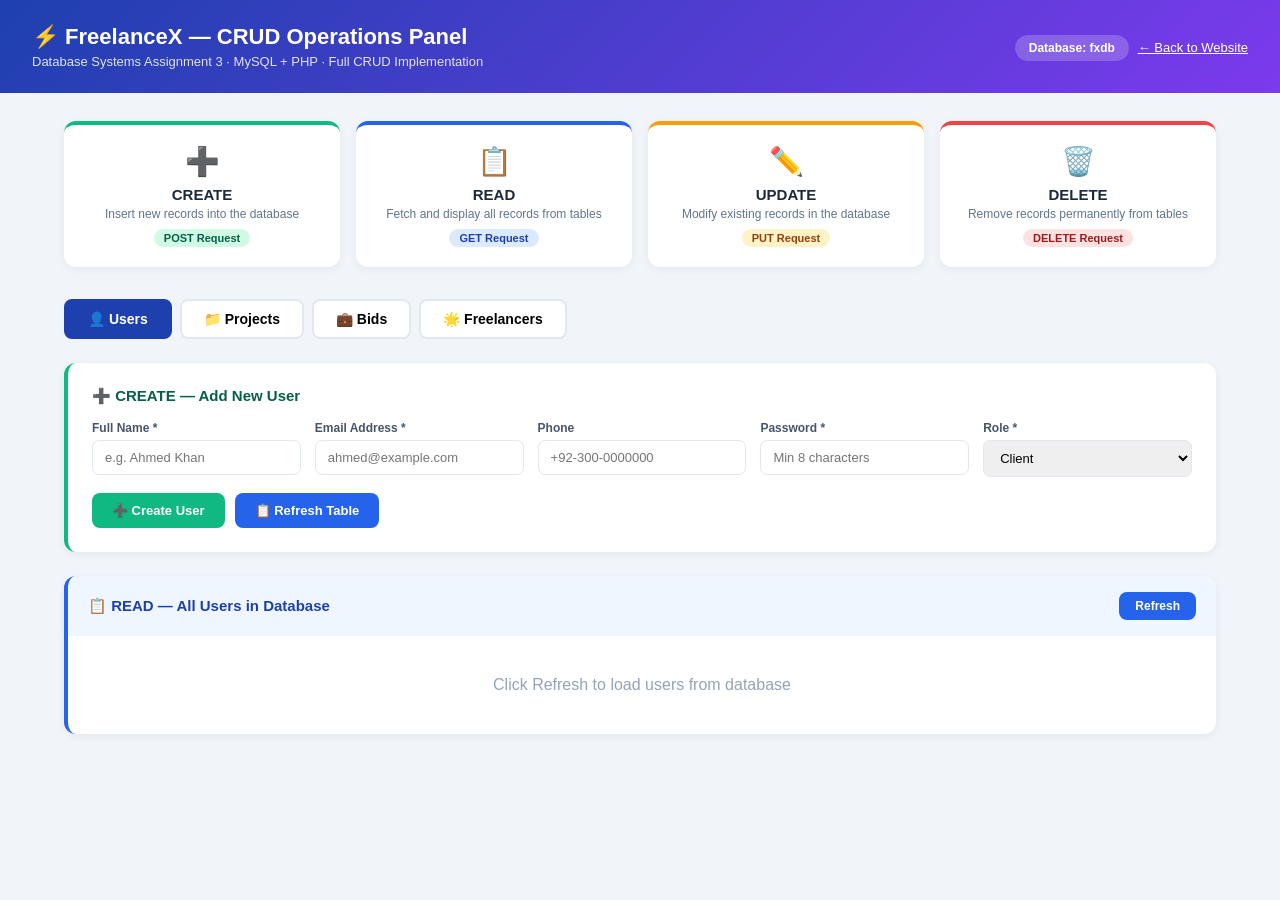
<file: Freelance-X/crud_admin.html>
<!DOCTYPE html>
<html lang="en">
<head>
<meta charset="UTF-8">
<meta name="viewport" content="width=device-width, initial-scale=1.0">
<title>FreelanceX — CRUD Operations Panel</title>
<style>
*{box-sizing:border-box;margin:0;padding:0}
body{font-family:'Segoe UI',Arial,sans-serif;background:#f1f5f9;color:#1e293b}
.header{background:linear-gradient(135deg,#1e40af,#7c3aed);color:#fff;padding:24px 32px;display:flex;align-items:center;justify-content:space-between}
.header h1{font-size:22px;font-weight:700}
.header p{font-size:13px;opacity:.85;margin-top:4px}
.badge{background:rgba(255,255,255,.2);padding:6px 14px;border-radius:20px;font-size:12px;font-weight:600}
.container{max-width:1200px;margin:0 auto;padding:28px 24px}

/* CRUD Indicator Cards */
.crud-cards{display:grid;grid-template-columns:repeat(4,1fr);gap:16px;margin-bottom:32px}
.crud-card{background:#fff;border-radius:12px;padding:20px;text-align:center;border-top:4px solid #ddd;box-shadow:0 2px 8px rgba(0,0,0,.06)}
.crud-card.create{border-color:#10B981}
.crud-card.read{border-color:#2563EB}
.crud-card.update{border-color:#F59E0B}
.crud-card.delete{border-color:#EF4444}
.crud-card .icon{font-size:28px;margin-bottom:8px}
.crud-card h3{font-size:15px;font-weight:700;margin-bottom:4px}
.crud-card p{font-size:12px;color:#64748b}
.crud-card .op{display:inline-block;padding:3px 10px;border-radius:20px;font-size:11px;font-weight:700;margin-top:8px}
.create .op{background:#d1fae5;color:#065f46}
.read .op{background:#dbeafe;color:#1e40af}
.update .op{background:#fef3c7;color:#92400e}
.delete .op{background:#fee2e2;color:#991b1b}

/* Tabs */
.tabs{display:flex;gap:8px;margin-bottom:24px;flex-wrap:wrap}
.tab{padding:10px 22px;border-radius:8px;font-weight:600;font-size:14px;cursor:pointer;border:2px solid #e2e8f0;background:#fff;transition:all .2s}
.tab.active{background:#1e40af;color:#fff;border-color:#1e40af}
.tab-panel{display:none}.tab-panel.active{display:block}

/* Section headers */
.section-header{display:flex;align-items:center;justify-content:space-between;margin-bottom:16px;flex-wrap:wrap;gap:10px}
.section-header h2{font-size:18px;font-weight:700}
.section-header .ops{display:flex;gap:8px;align-items:center}

/* Form */
.form-card{background:#fff;border-radius:12px;padding:24px;margin-bottom:24px;box-shadow:0 2px 8px rgba(0,0,0,.06);border-left:4px solid #10B981}
.form-card h3{font-size:15px;font-weight:700;color:#065f46;margin-bottom:16px;display:flex;align-items:center;gap:8px}
.form-grid{display:grid;grid-template-columns:repeat(auto-fit,minmax(200px,1fr));gap:14px}
.form-group{display:flex;flex-direction:column;gap:5px}
.form-group label{font-size:12px;font-weight:600;color:#475569}
.form-group input,.form-group select,.form-group textarea{border:1.5px solid #e2e8f0;border-radius:7px;padding:9px 12px;font-size:13px;outline:none;transition:border-color .2s;font-family:inherit}
.form-group input:focus,.form-group select:focus,.form-group textarea:focus{border-color:#2563EB;box-shadow:0 0 0 3px rgba(37,99,235,.1)}
.form-actions{margin-top:16px;display:flex;gap:10px;flex-wrap:wrap}
.btn{padding:10px 20px;border-radius:8px;font-weight:600;font-size:13px;cursor:pointer;border:none;transition:all .2s;display:inline-flex;align-items:center;gap:6px}
.btn-create{background:#10B981;color:#fff}.btn-create:hover{background:#059669}
.btn-read{background:#2563EB;color:#fff}.btn-read:hover{background:#1d4ed8}
.btn-update{background:#F59E0B;color:#fff}.btn-update:hover{background:#d97706}
.btn-delete{background:#EF4444;color:#fff}.btn-delete:hover{background:#dc2626}
.btn-outline{background:#fff;border:1.5px solid #e2e8f0;color:#475569}.btn-outline:hover{border-color:#2563EB;color:#2563EB}

/* Table */
.table-card{background:#fff;border-radius:12px;box-shadow:0 2px 8px rgba(0,0,0,.06);overflow:hidden;border-left:4px solid #2563EB;margin-bottom:24px}
.table-card .table-header{padding:16px 20px;font-size:15px;font-weight:700;color:#1e40af;background:#eff6ff;display:flex;align-items:center;justify-content:space-between}
table{width:100%;border-collapse:collapse;font-size:13px}
thead tr{background:#f8fafc}
th{padding:11px 14px;text-align:left;font-weight:600;color:#475569;font-size:12px;text-transform:uppercase;letter-spacing:.5px;border-bottom:1px solid #e2e8f0}
td{padding:12px 14px;border-bottom:1px solid #f1f5f9;color:#374151}
tr:hover td{background:#f8fafc}
.badge-role,.badge-status{display:inline-block;padding:3px 10px;border-radius:20px;font-size:11px;font-weight:600}
.badge-client{background:#dbeafe;color:#1e40af}
.badge-freelancer{background:#f3e8ff;color:#7c3aed}
.badge-open{background:#d1fae5;color:#065f46}
.badge-pending{background:#fef3c7;color:#92400e}
.badge-accepted{background:#d1fae5;color:#065f46}
.badge-rejected{background:#fee2e2;color:#991b1b}
.action-btns{display:flex;gap:6px}
.btn-sm{padding:5px 12px;font-size:12px;border-radius:6px;cursor:pointer;border:none;font-weight:600;transition:all .2s}
.btn-sm-edit{background:#fef3c7;color:#92400e}.btn-sm-edit:hover{background:#F59E0B;color:#fff}
.btn-sm-del{background:#fee2e2;color:#991b1b}.btn-sm-del:hover{background:#EF4444;color:#fff}

/* Edit Modal */
.modal-overlay{display:none;position:fixed;inset:0;background:rgba(0,0,0,.5);z-index:1000;align-items:center;justify-content:center}
.modal-overlay.open{display:flex}
.modal{background:#fff;border-radius:16px;padding:28px;width:90%;max-width:520px;max-height:90vh;overflow-y:auto}
.modal h3{font-size:17px;font-weight:700;margin-bottom:20px;color:#1e293b;border-bottom:1px solid #e2e8f0;padding-bottom:12px}
.modal .form-group{margin-bottom:14px}
.modal-actions{display:flex;gap:10px;margin-top:20px}

/* Toast */
.toast{position:fixed;bottom:24px;right:24px;padding:14px 22px;border-radius:10px;font-weight:600;font-size:14px;z-index:9999;transform:translateY(100px);opacity:0;transition:all .3s;max-width:360px}
.toast.show{transform:translateY(0);opacity:1}
.toast.success{background:#10B981;color:#fff}
.toast.error{background:#EF4444;color:#fff}
.toast.info{background:#2563EB;color:#fff}

.result-box{background:#1e293b;color:#a3e635;padding:14px;border-radius:8px;font-family:monospace;font-size:12px;margin-top:12px;white-space:pre-wrap;display:none;max-height:200px;overflow-y:auto}
.empty-state{padding:40px;text-align:center;color:#94a3b8}
</style>
</head>
<body>

<div class="header">
  <div>
    <h1>⚡ FreelanceX — CRUD Operations Panel</h1>
    <p>Database Systems Assignment 3 · MySQL + PHP · Full CRUD Implementation</p>
  </div>
  <div>
    <span class="badge">Database: fxdb</span>&nbsp;
    <a href="http://localhost/freelancex/" style="color:#fff;font-size:13px;text-decoration:underline">← Back to Website</a>
  </div>
</div>

<div class="container">

  <!-- CRUD Summary Cards -->
  <div class="crud-cards">
    <div class="crud-card create">
      <div class="icon">➕</div>
      <h3>CREATE</h3>
      <p>Insert new records into the database</p>
      <span class="op">POST Request</span>
    </div>
    <div class="crud-card read">
      <div class="icon">📋</div>
      <h3>READ</h3>
      <p>Fetch and display all records from tables</p>
      <span class="op">GET Request</span>
    </div>
    <div class="crud-card update">
      <div class="icon">✏️</div>
      <h3>UPDATE</h3>
      <p>Modify existing records in the database</p>
      <span class="op">PUT Request</span>
    </div>
    <div class="crud-card delete">
      <div class="icon">🗑️</div>
      <h3>DELETE</h3>
      <p>Remove records permanently from tables</p>
      <span class="op">DELETE Request</span>
    </div>
  </div>

  <!-- Tabs -->
  <div class="tabs">
    <button class="tab active" onclick="switchTab('users')">👤 Users</button>
    <button class="tab" onclick="switchTab('projects')">📁 Projects</button>
    <button class="tab" onclick="switchTab('bids')">💼 Bids</button>
    <button class="tab" onclick="switchTab('freelancers')">🌟 Freelancers</button>
  </div>

  <!-- ==================== USERS TAB ==================== -->
  <div id="tab-users" class="tab-panel active">

    <!-- CREATE -->
    <div class="form-card">
      <h3>➕ CREATE — Add New User</h3>
      <div class="form-grid">
        <div class="form-group">
          <label>Full Name *</label>
          <input type="text" id="u_name" placeholder="e.g. Ahmed Khan">
        </div>
        <div class="form-group">
          <label>Email Address *</label>
          <input type="email" id="u_email" placeholder="ahmed@example.com">
        </div>
        <div class="form-group">
          <label>Phone</label>
          <input type="text" id="u_phone" placeholder="+92-300-0000000">
        </div>
        <div class="form-group">
          <label>Password *</label>
          <input type="password" id="u_pass" placeholder="Min 8 characters">
        </div>
        <div class="form-group">
          <label>Role *</label>
          <select id="u_role">
            <option value="client">Client</option>
            <option value="freelancer">Freelancer</option>
          </select>
        </div>
      </div>
      <div class="form-actions">
        <button class="btn btn-create" onclick="createUser()">➕ Create User</button>
        <button class="btn btn-read" onclick="readUsers()">📋 Refresh Table</button>
      </div>
      <div class="result-box" id="u_result"></div>
    </div>

    <!-- READ -->
    <div class="table-card">
      <div class="table-header">
        <span>📋 READ — All Users in Database</span>
        <button class="btn btn-read" style="padding:7px 16px;font-size:12px" onclick="readUsers()">Refresh</button>
      </div>
      <div id="usersTable"><div class="empty-state">Click Refresh to load users from database</div></div>
    </div>
  </div>

  <!-- ==================== PROJECTS TAB ==================== -->
  <div id="tab-projects" class="tab-panel">

    <!-- CREATE -->
    <div class="form-card">
      <h3>➕ CREATE — Post New Project</h3>
      <div class="form-grid">
        <div class="form-group">
          <label>Project Title *</label>
          <input type="text" id="p_title" placeholder="e.g. Build a website">
        </div>
        <div class="form-group">
          <label>Category</label>
          <select id="p_cat">
            <option>Web Development</option>
            <option>Mobile Development</option>
            <option>Logo Design</option>
            <option>Content Writing</option>
            <option>Digital Marketing / SEO</option>
            <option>Video Editing</option>
            <option>AI & Data Science</option>
          </select>
        </div>
        <div class="form-group">
          <label>Client User ID *</label>
          <input type="number" id="p_client" placeholder="e.g. 1">
        </div>
        <div class="form-group">
          <label>Budget Min ($)</label>
          <input type="number" id="p_bmin" placeholder="e.g. 200">
        </div>
        <div class="form-group">
          <label>Budget Max ($)</label>
          <input type="number" id="p_bmax" placeholder="e.g. 800">
        </div>
        <div class="form-group">
          <label>Deadline</label>
          <input type="date" id="p_deadline">
        </div>
        <div class="form-group" style="grid-column:1/-1">
          <label>Description *</label>
          <textarea id="p_desc" rows="3" placeholder="Describe the project requirements..."></textarea>
        </div>
      </div>
      <div class="form-actions">
        <button class="btn btn-create" onclick="createProject()">➕ Create Project</button>
        <button class="btn btn-read" onclick="readProjects()">📋 Refresh Table</button>
      </div>
      <div class="result-box" id="p_result"></div>
    </div>

    <!-- READ -->
    <div class="table-card">
      <div class="table-header">
        <span>📋 READ — All Projects in Database</span>
        <button class="btn btn-read" style="padding:7px 16px;font-size:12px" onclick="readProjects()">Refresh</button>
      </div>
      <div id="projectsTable"><div class="empty-state">Click Refresh to load projects</div></div>
    </div>
  </div>

  <!-- ==================== BIDS TAB ==================== -->
  <div id="tab-bids" class="tab-panel">

    <!-- CREATE -->
    <div class="form-card">
      <h3>➕ CREATE — Submit New Bid</h3>
      <div class="form-grid">
        <div class="form-group">
          <label>Freelancer User ID *</label>
          <input type="number" id="b_flid" placeholder="e.g. 3">
        </div>
        <div class="form-group">
          <label>Project ID *</label>
          <input type="number" id="b_projid" placeholder="e.g. 1">
        </div>
        <div class="form-group">
          <label>Proposed Amount ($) *</label>
          <input type="number" id="b_amt" placeholder="e.g. 500">
        </div>
        <div class="form-group">
          <label>Estimated Days</label>
          <input type="number" id="b_days" placeholder="e.g. 14">
        </div>
        <div class="form-group" style="grid-column:1/-1">
          <label>Cover Letter</label>
          <textarea id="b_letter" rows="3" placeholder="Why are you the best fit for this project?"></textarea>
        </div>
      </div>
      <div class="form-actions">
        <button class="btn btn-create" onclick="createBid()">➕ Submit Bid</button>
        <button class="btn btn-read" onclick="readBids()">📋 Refresh Table</button>
      </div>
      <div class="result-box" id="b_result"></div>
    </div>

    <!-- READ -->
    <div class="table-card">
      <div class="table-header">
        <span>📋 READ — All Bids in Database</span>
        <button class="btn btn-read" style="padding:7px 16px;font-size:12px" onclick="readBids()">Refresh</button>
      </div>
      <div id="bidsTable"><div class="empty-state">Click Refresh to load bids</div></div>
    </div>
  </div>

  <!-- ==================== FREELANCERS TAB ==================== -->
  <div id="tab-freelancers" class="tab-panel">
    <div class="table-card">
      <div class="table-header">
        <span>📋 READ — All Freelancers in Database</span>
        <button class="btn btn-read" style="padding:7px 16px;font-size:12px" onclick="readFreelancers()">Refresh</button>
      </div>
      <div id="freelancersTable"><div class="empty-state">Click Refresh to load freelancers</div></div>
    </div>
  </div>

</div><!-- /container -->

<!-- ==================== EDIT MODALS ==================== -->
<!-- Edit User Modal -->
<div class="modal-overlay" id="editUserModal">
  <div class="modal">
    <h3>✏️ UPDATE — Edit User</h3>
    <input type="hidden" id="edit_uid">
    <div class="form-group"><label>Full Name</label><input type="text" id="edit_uname"></div>
    <div class="form-group"><label>Email</label><input type="email" id="edit_uemail"></div>
    <div class="form-group"><label>Phone</label><input type="text" id="edit_uphone"></div>
    <div class="form-group"><label>New Password (leave blank to keep)</label><input type="password" id="edit_upass"></div>
    <div class="result-box" id="edit_u_result"></div>
    <div class="modal-actions">
      <button class="btn btn-update" onclick="updateUser()">✏️ Save Changes</button>
      <button class="btn btn-outline" onclick="closeModal('editUserModal')">Cancel</button>
    </div>
  </div>
</div>

<!-- Edit Project Modal -->
<div class="modal-overlay" id="editProjectModal">
  <div class="modal">
    <h3>✏️ UPDATE — Edit Project</h3>
    <input type="hidden" id="edit_pid">
    <div class="form-group"><label>Title</label><input type="text" id="edit_ptitle"></div>
    <div class="form-group"><label>Category</label><input type="text" id="edit_pcat"></div>
    <div class="form-group"><label>Budget Min ($)</label><input type="number" id="edit_pbmin"></div>
    <div class="form-group"><label>Budget Max ($)</label><input type="number" id="edit_pbmax"></div>
    <div class="form-group"><label>Deadline</label><input type="date" id="edit_pdeadline"></div>
    <div class="form-group">
      <label>Status</label>
      <select id="edit_pstatus">
        <option value="open">Open</option>
        <option value="in_progress">In Progress</option>
        <option value="completed">Completed</option>
        <option value="cancelled">Cancelled</option>
      </select>
    </div>
    <div class="form-group"><label>Description</label><textarea id="edit_pdesc" rows="3"></textarea></div>
    <div class="result-box" id="edit_p_result"></div>
    <div class="modal-actions">
      <button class="btn btn-update" onclick="updateProject()">✏️ Save Changes</button>
      <button class="btn btn-outline" onclick="closeModal('editProjectModal')">Cancel</button>
    </div>
  </div>
</div>

<!-- Edit Bid Modal -->
<div class="modal-overlay" id="editBidModal">
  <div class="modal">
    <h3>✏️ UPDATE — Edit Bid Status</h3>
    <input type="hidden" id="edit_bid">
    <div class="form-group"><label>Proposed Amount ($)</label><input type="number" id="edit_bamt"></div>
    <div class="form-group"><label>Estimated Days</label><input type="number" id="edit_bdays"></div>
    <div class="form-group">
      <label>Status</label>
      <select id="edit_bstatus">
        <option value="pending">Pending</option>
        <option value="accepted">Accepted</option>
        <option value="rejected">Rejected</option>
      </select>
    </div>
    <div class="result-box" id="edit_b_result"></div>
    <div class="modal-actions">
      <button class="btn btn-update" onclick="updateBid()">✏️ Save Changes</button>
      <button class="btn btn-outline" onclick="closeModal('editBidModal')">Cancel</button>
    </div>
  </div>
</div>

<!-- Toast -->
<div class="toast" id="toast"></div>

<script>
const API = 'http://localhost/freelancex/api/crud.php';

// ===================== TAB SWITCHING =====================
function switchTab(name) {
  document.querySelectorAll('.tab').forEach(t=>t.classList.remove('active'));
  document.querySelectorAll('.tab-panel').forEach(p=>p.classList.remove('active'));
  event.target.classList.add('active');
  document.getElementById('tab-'+name).classList.add('active');
  // Auto-load table
  if(name==='users')       readUsers();
  if(name==='projects')    readProjects();
  if(name==='bids')        readBids();
  if(name==='freelancers') readFreelancers();
}

// ===================== TOAST =====================
function toast(msg, type='info') {
  const t = document.getElementById('toast');
  t.textContent = msg; t.className = 'toast '+type;
  t.classList.add('show');
  setTimeout(()=>t.classList.remove('show'), 3500);
}

function showResult(id, data) {
  const el = document.getElementById(id);
  el.style.display = 'block';
  el.textContent = JSON.stringify(data, null, 2);
}

// ===================== MODAL =====================
function openModal(id)  { document.getElementById(id).classList.add('open'); }
function closeModal(id) { document.getElementById(id).classList.remove('open'); }
document.querySelectorAll('.modal-overlay').forEach(m=>{
  m.addEventListener('click', e=>{ if(e.target===m) m.classList.remove('open'); });
});

// ==========================================================
// CREATE OPERATIONS
// ==========================================================
async function createUser() {
  const body = {
    full_name: document.getElementById('u_name').value.trim(),
    email:     document.getElementById('u_email').value.trim(),
    phone:     document.getElementById('u_phone').value.trim(),
    password:  document.getElementById('u_pass').value,
    role:      document.getElementById('u_role').value,
  };
  if(!body.full_name||!body.email||!body.password){toast('Full name, email and password are required','error');return;}
  const res  = await fetch(`${API}?table=users`,{method:'POST',headers:{'Content-Type':'application/json'},body:JSON.stringify(body)});
  const data = await res.json();
  showResult('u_result', data);
  if(data.success){ toast(`User created! ID: ${data.user_id}`,'success'); readUsers(); }
  else toast('Error: '+data.error,'error');
}

async function createProject() {
  const body = {
    client_id:   parseInt(document.getElementById('p_client').value),
    title:       document.getElementById('p_title').value.trim(),
    description: document.getElementById('p_desc').value.trim(),
    category:    document.getElementById('p_cat').value,
    budget_min:  parseFloat(document.getElementById('p_bmin').value)||0,
    budget_max:  parseFloat(document.getElementById('p_bmax').value)||0,
    deadline:    document.getElementById('p_deadline').value,
    scope:       'medium', experience: 'intermediate',
  };
  if(!body.title||!body.description||!body.client_id){toast('Title, description and client ID required','error');return;}
  const res  = await fetch(`${API}?table=projects`,{method:'POST',headers:{'Content-Type':'application/json'},body:JSON.stringify(body)});
  const data = await res.json();
  showResult('p_result', data);
  if(data.success){ toast(`Project created! ID: ${data.project_id}`,'success'); readProjects(); }
  else toast('Error: '+data.error,'error');
}

async function createBid() {
  const body = {
    freelancer_id:   parseInt(document.getElementById('b_flid').value),
    project_id:      parseInt(document.getElementById('b_projid').value),
    proposed_amount: parseFloat(document.getElementById('b_amt').value)||0,
    estimated_days:  parseInt(document.getElementById('b_days').value)||0,
    cover_letter:    document.getElementById('b_letter').value.trim(),
  };
  if(!body.freelancer_id||!body.project_id){toast('Freelancer ID and Project ID required','error');return;}
  const res  = await fetch(`${API}?table=bids`,{method:'POST',headers:{'Content-Type':'application/json'},body:JSON.stringify(body)});
  const data = await res.json();
  showResult('b_result', data);
  if(data.success){ toast(`Bid submitted! ID: ${data.bid_id}`,'success'); readBids(); }
  else toast('Error: '+data.error,'error');
}

// ==========================================================
// READ OPERATIONS
// ==========================================================
async function readUsers() {
  const res  = await fetch(`${API}?table=users`);
  const data = await res.json();
  if(!data.length){ document.getElementById('usersTable').innerHTML='<div class="empty-state">No users found in database. Create one above!</div>'; return; }
  document.getElementById('usersTable').innerHTML = `
    <table>
      <thead><tr><th>ID</th><th>Full Name</th><th>Email</th><th>Phone</th><th>Role</th><th>Registered</th><th>Actions</th></tr></thead>
      <tbody>
        ${data.map(u=>`<tr>
          <td><strong>#${u.user_id}</strong></td>
          <td>${u.full_name}</td>
          <td>${u.email}</td>
          <td>${u.phone||'—'}</td>
          <td><span class="badge-role badge-${u.role}">${u.role}</span></td>
          <td>${u.created_at?.split('T')[0]||u.created_at||'—'}</td>
          <td><div class="action-btns">
            <button class="btn-sm btn-sm-edit" onclick="openEditUser(${u.user_id},'${u.full_name}','${u.email}','${u.phone||''}')">✏️ Edit</button>
            <button class="btn-sm btn-sm-del" onclick="deleteRecord('users',${u.user_id},'${u.full_name}')">🗑️ Delete</button>
          </div></td>
        </tr>`).join('')}
      </tbody>
    </table>`;
  toast(`Loaded ${data.length} users`,'info');
}

async function readProjects() {
  const res  = await fetch(`${API}?table=projects`);
  const data = await res.json();
  if(!data.length){ document.getElementById('projectsTable').innerHTML='<div class="empty-state">No projects found. Create one above!</div>'; return; }
  document.getElementById('projectsTable').innerHTML = `
    <table>
      <thead><tr><th>ID</th><th>Title</th><th>Category</th><th>Client</th><th>Budget</th><th>Deadline</th><th>Status</th><th>Actions</th></tr></thead>
      <tbody>
        ${data.map(p=>`<tr>
          <td><strong>#${p.project_id}</strong></td>
          <td>${p.title}</td>
          <td>${p.category||'—'}</td>
          <td>${p.client_name||'#'+p.client_id}</td>
          <td>$${p.budget_min||0}–$${p.budget_max||0}</td>
          <td>${p.deadline||'Flexible'}</td>
          <td><span class="badge-status badge-${p.status}">${p.status}</span></td>
          <td><div class="action-btns">
            <button class="btn-sm btn-sm-edit" onclick="openEditProject(${p.project_id},'${p.title}','${p.category||''}',${p.budget_min||0},${p.budget_max||0},'${p.deadline||''}','${p.status}','${(p.description||'').replace(/'/g,'')}')">✏️ Edit</button>
            <button class="btn-sm btn-sm-del" onclick="deleteRecord('projects',${p.project_id},'${p.title}')">🗑️ Delete</button>
          </div></td>
        </tr>`).join('')}
      </tbody>
    </table>`;
  toast(`Loaded ${data.length} projects`,'info');
}

async function readBids() {
  const res  = await fetch(`${API}?table=bids`);
  const data = await res.json();
  if(!data.length){ document.getElementById('bidsTable').innerHTML='<div class="empty-state">No bids found. Submit one above!</div>'; return; }
  document.getElementById('bidsTable').innerHTML = `
    <table>
      <thead><tr><th>ID</th><th>Freelancer</th><th>Project</th><th>Amount</th><th>Days</th><th>Status</th><th>Submitted</th><th>Actions</th></tr></thead>
      <tbody>
        ${data.map(b=>`<tr>
          <td><strong>#${b.bid_id}</strong></td>
          <td>${b.freelancer_name||'#'+b.freelancer_id}</td>
          <td>${b.project_title||'#'+b.project_id}</td>
          <td><strong>$${b.proposed_amount}</strong></td>
          <td>${b.estimated_days||'—'} days</td>
          <td><span class="badge-status badge-${b.status}">${b.status}</span></td>
          <td>${(b.submitted_at||'').split(' ')[0]}</td>
          <td><div class="action-btns">
            <button class="btn-sm btn-sm-edit" onclick="openEditBid(${b.bid_id},${b.proposed_amount},${b.estimated_days||0},'${b.status}')">✏️ Edit</button>
            <button class="btn-sm btn-sm-del" onclick="deleteRecord('bids',${b.bid_id},'Bid #'+${b.bid_id})">🗑️ Delete</button>
          </div></td>
        </tr>`).join('')}
      </tbody>
    </table>`;
  toast(`Loaded ${data.length} bids`,'info');
}

async function readFreelancers() {
  const res  = await fetch(`${API}?table=freelancers`);
  const data = await res.json();
  if(!data.length){ document.getElementById('freelancersTable').innerHTML='<div class="empty-state">No freelancers registered yet.</div>'; return; }
  document.getElementById('freelancersTable').innerHTML = `
    <table>
      <thead><tr><th>ID</th><th>Name</th><th>Email</th><th>Title</th><th>Hourly Rate</th><th>Avg Rating</th><th>Actions</th></tr></thead>
      <tbody>
        ${data.map(f=>`<tr>
          <td><strong>#${f.freelancer_id}</strong></td>
          <td>${f.full_name}</td>
          <td>${f.email}</td>
          <td>${f.title||'—'}</td>
          <td>${f.hourly_rate?'$'+f.hourly_rate+'/hr':'—'}</td>
          <td>${f.avg_rating?'★ '+parseFloat(f.avg_rating).toFixed(1):'No ratings'}</td>
          <td><div class="action-btns">
            <button class="btn-sm btn-sm-del" onclick="deleteRecord('users',${f.freelancer_id},'${f.full_name}')">🗑️ Delete Account</button>
          </div></td>
        </tr>`).join('')}
      </tbody>
    </table>`;
  toast(`Loaded ${data.length} freelancers`,'info');
}

// ==========================================================
// UPDATE OPERATIONS
// ==========================================================
function openEditUser(id, name, email, phone) {
  document.getElementById('edit_uid').value   = id;
  document.getElementById('edit_uname').value  = name;
  document.getElementById('edit_uemail').value = email;
  document.getElementById('edit_uphone').value = phone;
  document.getElementById('edit_upass').value  = '';
  document.getElementById('edit_u_result').style.display = 'none';
  openModal('editUserModal');
}

async function updateUser() {
  const id   = document.getElementById('edit_uid').value;
  const body = {};
  const name = document.getElementById('edit_uname').value.trim();
  const email= document.getElementById('edit_uemail').value.trim();
  const phone= document.getElementById('edit_uphone').value.trim();
  const pass = document.getElementById('edit_upass').value;
  if(name)  body.full_name = name;
  if(email) body.email     = email;
  if(phone) body.phone     = phone;
  if(pass)  body.password  = pass;
  const res  = await fetch(`${API}?table=users&id=${id}`,{method:'PUT',headers:{'Content-Type':'application/json'},body:JSON.stringify(body)});
  const data = await res.json();
  showResult('edit_u_result', data);
  if(data.success){ toast('User updated successfully!','success'); readUsers(); closeModal('editUserModal'); }
  else toast('Error: '+data.error,'error');
}

function openEditProject(id, title, cat, bmin, bmax, deadline, status, desc) {
  document.getElementById('edit_pid').value        = id;
  document.getElementById('edit_ptitle').value     = title;
  document.getElementById('edit_pcat').value       = cat;
  document.getElementById('edit_pbmin').value      = bmin;
  document.getElementById('edit_pbmax').value      = bmax;
  document.getElementById('edit_pdeadline').value  = deadline;
  document.getElementById('edit_pstatus').value    = status;
  document.getElementById('edit_pdesc').value      = desc;
  document.getElementById('edit_p_result').style.display = 'none';
  openModal('editProjectModal');
}

async function updateProject() {
  const id   = document.getElementById('edit_pid').value;
  const body = {
    title:      document.getElementById('edit_ptitle').value.trim(),
    category:   document.getElementById('edit_pcat').value.trim(),
    budget_min: parseFloat(document.getElementById('edit_pbmin').value)||0,
    budget_max: parseFloat(document.getElementById('edit_pbmax').value)||0,
    deadline:   document.getElementById('edit_pdeadline').value,
    status:     document.getElementById('edit_pstatus').value,
    description:document.getElementById('edit_pdesc').value.trim(),
  };
  const res  = await fetch(`${API}?table=projects&id=${id}`,{method:'PUT',headers:{'Content-Type':'application/json'},body:JSON.stringify(body)});
  const data = await res.json();
  showResult('edit_p_result', data);
  if(data.success){ toast('Project updated!','success'); readProjects(); closeModal('editProjectModal'); }
  else toast('Error: '+data.error,'error');
}

function openEditBid(id, amt, days, status) {
  document.getElementById('edit_bid').value     = id;
  document.getElementById('edit_bamt').value    = amt;
  document.getElementById('edit_bdays').value   = days;
  document.getElementById('edit_bstatus').value = status;
  document.getElementById('edit_b_result').style.display = 'none';
  openModal('editBidModal');
}

async function updateBid() {
  const id   = document.getElementById('edit_bid').value;
  const body = {
    proposed_amount: parseFloat(document.getElementById('edit_bamt').value),
    estimated_days:  parseInt(document.getElementById('edit_bdays').value),
    status:          document.getElementById('edit_bstatus').value,
  };
  const res  = await fetch(`${API}?table=bids&id=${id}`,{method:'PUT',headers:{'Content-Type':'application/json'},body:JSON.stringify(body)});
  const data = await res.json();
  showResult('edit_b_result', data);
  if(data.success){ toast('Bid updated!','success'); readBids(); closeModal('editBidModal'); }
  else toast('Error: '+data.error,'error');
}

// ==========================================================
// DELETE OPERATIONS
// ==========================================================
async function deleteRecord(table, id, name) {
  if(!confirm(`DELETE "${name}" from ${table}?\n\nThis cannot be undone!`)) return;
  const res  = await fetch(`${API}?table=${table}&id=${id}`,{method:'DELETE'});
  const data = await res.json();
  if(data.success){
    toast(`Deleted: ${name}`,'success');
    if(table==='users')    readUsers();
    if(table==='projects') readProjects();
    if(table==='bids')     readBids();
  } else {
    toast('Delete failed: '+data.error,'error');
  }
}

// Auto-load users on page open
readUsers();
</script>
</body>
</html>
</file>
